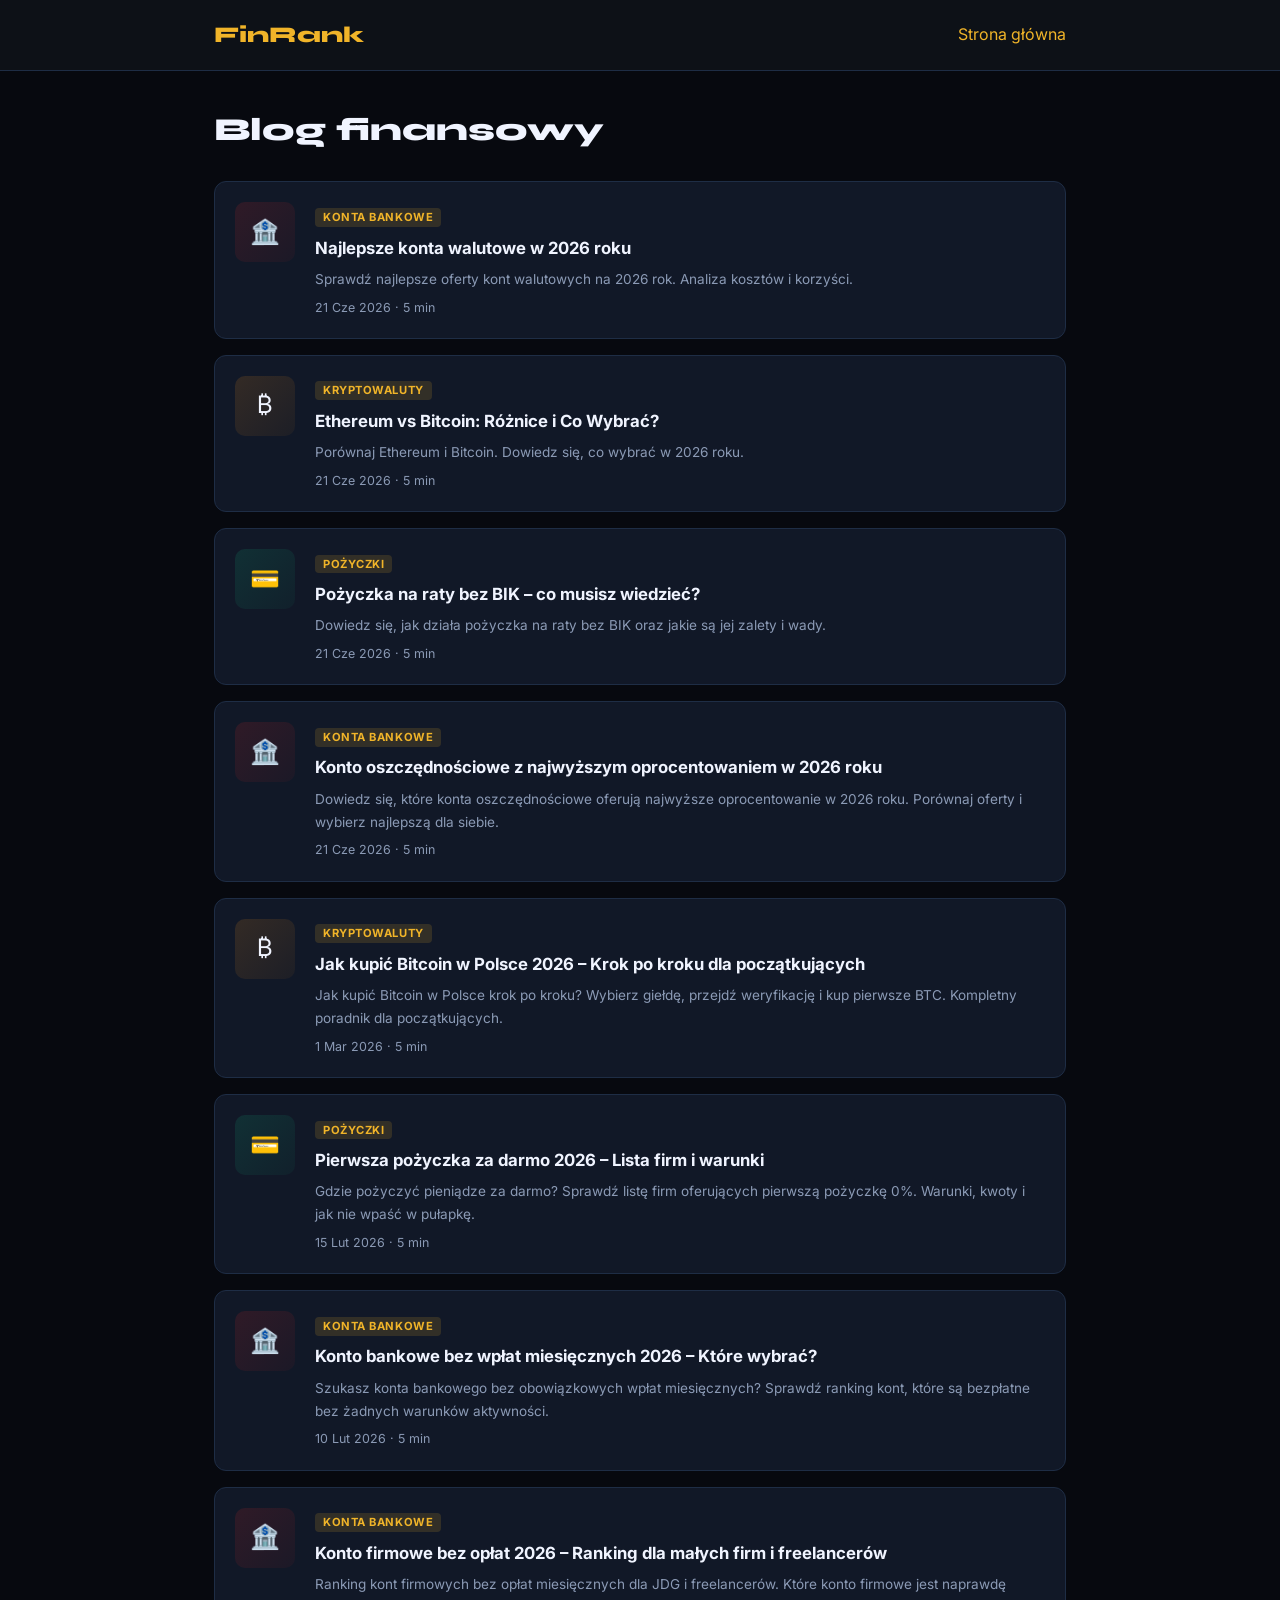
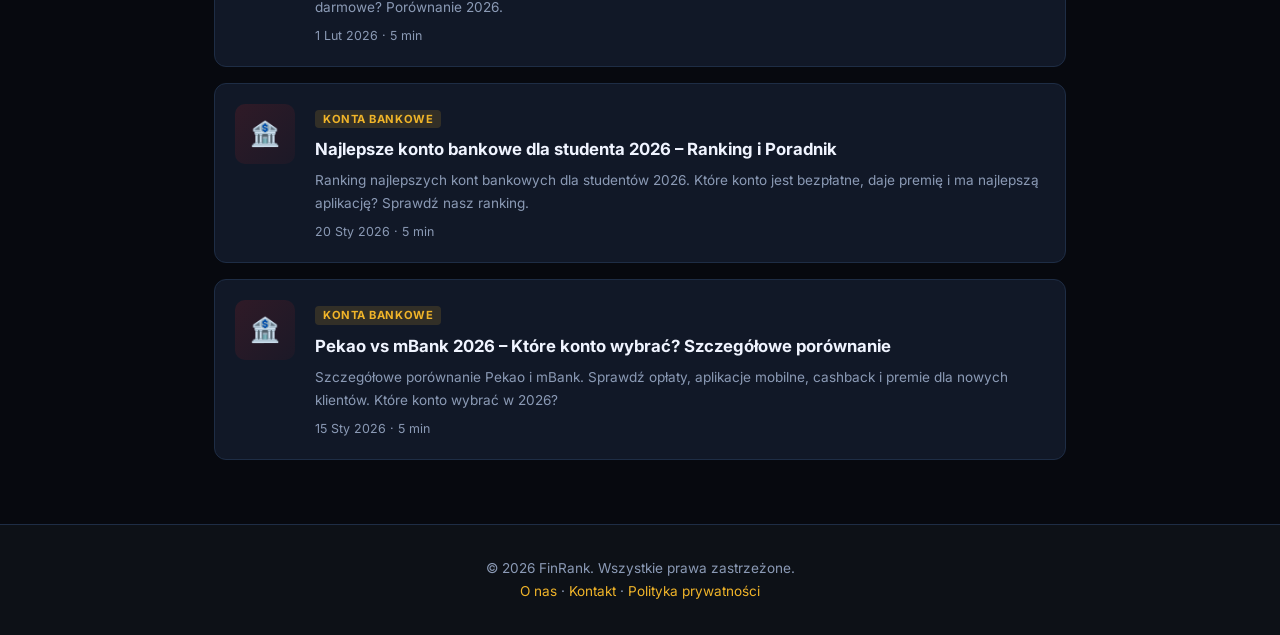
<file: blog/index.html>
<!DOCTYPE html>
<html lang="pl">
<head>
  <meta charset="UTF-8">
  <meta name="viewport" content="width=device-width, initial-scale=1.0">
  <title>Blog finansowy | FinRank</title>
  <meta name="description" content="Artykuly o kryptowlautach, kontach bankowych i pozyczkach. Porady finansowe 2026.">
  <link rel="canonical" href="https://finrank-psi.vercel.app/blog/">
  <script async src="https://www.googletagmanager.com/gtag/js?id=G-9R80DCEM55"></script>
  <script>window.dataLayer=window.dataLayer||[];function gtag(){dataLayer.push(arguments)}gtag('js',new Date());gtag('config','G-9R80DCEM55');</script>
  <link rel="preconnect" href="https://fonts.googleapis.com">
  <link href="https://fonts.googleapis.com/css2?family=Inter:wght@400;500;600;700;800;900&family=Syne:wght@700;800&display=swap" rel="stylesheet">
  <style>
    *,*::before,*::after{box-sizing:border-box;margin:0;padding:0}
    :root{--bg:#07090f;--bg1:#0d1117;--bg2:#111827;--border:#1e2d45;--gold:#f0b429;--gold2:#fcd34d;--text:#f0f4ff;--muted:#8b9ab5}
    body{font-family:'Inter',sans-serif;background:var(--bg);color:var(--text);line-height:1.7}
    a{color:var(--gold);text-decoration:none}a:hover{color:var(--gold2)}
    .container{max-width:900px;margin:0 auto;padding:0 1.5rem}
    header{background:var(--bg1);border-bottom:1px solid var(--border);padding:1rem 0}
    header .container{display:flex;justify-content:space-between;align-items:center}
    .logo{font-family:'Syne',sans-serif;font-size:1.4rem;font-weight:800;color:var(--gold)}
    h1{font-family:'Syne',sans-serif;font-size:2rem;font-weight:800;margin:2rem 0 1.5rem}
    .blog-list-card{display:flex;gap:1.25rem;background:var(--bg2);border:1px solid var(--border);border-radius:12px;padding:1.25rem;margin-bottom:1rem;color:var(--text);transition:border-color .2s,transform .2s}
    .blog-list-card:hover{border-color:rgba(240,180,41,.3);transform:translateY(-2px)}
    .blog-list-icon{width:60px;height:60px;border-radius:10px;display:flex;align-items:center;justify-content:center;font-size:1.5rem;flex-shrink:0}
    .blog-list-body h2{font-size:1.05rem;font-weight:700;margin:.25rem 0 .35rem;color:var(--text)}
    .blog-list-body p{font-size:.85rem;color:var(--muted);margin:0}
    .blog-list-meta{font-size:.78rem;color:var(--muted);margin-top:.35rem}
    .tag{background:rgba(240,180,41,.15);color:var(--gold);padding:.15rem .5rem;border-radius:4px;font-size:.7rem;font-weight:700;text-transform:uppercase;letter-spacing:.05em}
    footer{background:var(--bg1);border-top:1px solid var(--border);padding:2rem 0;margin-top:4rem;text-align:center;color:var(--muted);font-size:.85rem}
  </style>
<!-- Google AdSense -->
<script async src="https://pagead2.googlesyndication.com/pagead/js/adsbygoogle.js?client=ca-pub-9406644927707143"
     crossorigin="anonymous"></script>
</head>
<body>
<header><div class="container"><a href="/" class="logo">FinRank</a><nav><a href="/">Strona główna</a></nav></div></header>
<main class="container">
  <h1>Blog finansowy</h1>
  
    <a href="/blog/konto-walutowe-najlepsze-oferty-2026/" class="blog-list-card">
      <div class="blog-list-icon" style="background:linear-gradient(135deg,rgba(220,38,38,.15),rgba(220,38,38,.05))">🏦</div>
      <div class="blog-list-body">
        <span class="tag">Konta bankowe</span>
        <h2>Najlepsze konta walutowe w 2026 roku</h2>
        <p>Sprawdź najlepsze oferty kont walutowych na 2026 rok. Analiza kosztów i korzyści.</p>
        <div class="blog-list-meta">21 Cze 2026 &middot; 5 min</div>
      </div>
    </a>
    <a href="/blog/ethereum-vs-bitcoin-roznice-i-co-wybrac/" class="blog-list-card">
      <div class="blog-list-icon" style="background:linear-gradient(135deg,rgba(247,147,26,.15),rgba(247,147,26,.05))">₿</div>
      <div class="blog-list-body">
        <span class="tag">Kryptowaluty</span>
        <h2>Ethereum vs Bitcoin: Różnice i Co Wybrać?</h2>
        <p>Porównaj Ethereum i Bitcoin. Dowiedz się, co wybrać w 2026 roku.</p>
        <div class="blog-list-meta">21 Cze 2026 &middot; 5 min</div>
      </div>
    </a>
    <a href="/blog/pozyczka-na-raty-bez-bik/" class="blog-list-card">
      <div class="blog-list-icon" style="background:linear-gradient(135deg,rgba(16,185,129,.15),rgba(16,185,129,.05))">💳</div>
      <div class="blog-list-body">
        <span class="tag">Pożyczki</span>
        <h2>Pożyczka na raty bez BIK – co musisz wiedzieć?</h2>
        <p>Dowiedz się, jak działa pożyczka na raty bez BIK oraz jakie są jej zalety i wady.</p>
        <div class="blog-list-meta">21 Cze 2026 &middot; 5 min</div>
      </div>
    </a>
    <a href="/blog/konto-oszczednosciowe-najwyzsze-oprocentowanie/" class="blog-list-card">
      <div class="blog-list-icon" style="background:linear-gradient(135deg,rgba(220,38,38,.15),rgba(220,38,38,.05))">🏦</div>
      <div class="blog-list-body">
        <span class="tag">Konta bankowe</span>
        <h2>Konto oszczędnościowe z najwyższym oprocentowaniem w 2026 roku</h2>
        <p>Dowiedz się, które konta oszczędnościowe oferują najwyższe oprocentowanie w 2026 roku. Porównaj oferty i wybierz najlepszą dla siebie.</p>
        <div class="blog-list-meta">21 Cze 2026 &middot; 5 min</div>
      </div>
    </a>
    <a href="/blog/jak-kupic-bitcoin-w-polsce/" class="blog-list-card">
      <div class="blog-list-icon" style="background:linear-gradient(135deg,rgba(247,147,26,.15),rgba(247,147,26,.05))">₿</div>
      <div class="blog-list-body">
        <span class="tag">Kryptowaluty</span>
        <h2>Jak kupić Bitcoin w Polsce 2026 – Krok po kroku dla początkujących</h2>
        <p>Jak kupić Bitcoin w Polsce krok po kroku? Wybierz giełdę, przejdź weryfikację i kup pierwsze BTC. Kompletny poradnik dla początkujących.</p>
        <div class="blog-list-meta">1 Mar 2026 &middot; 5 min</div>
      </div>
    </a>
    <a href="/blog/pierwsza-pozyczka-za-darmo/" class="blog-list-card">
      <div class="blog-list-icon" style="background:linear-gradient(135deg,rgba(16,185,129,.15),rgba(16,185,129,.05))">💳</div>
      <div class="blog-list-body">
        <span class="tag">Pożyczki</span>
        <h2>Pierwsza pożyczka za darmo 2026 – Lista firm i warunki</h2>
        <p>Gdzie pożyczyć pieniądze za darmo? Sprawdź listę firm oferujących pierwszą pożyczkę 0%. Warunki, kwoty i jak nie wpaść w pułapkę.</p>
        <div class="blog-list-meta">15 Lut 2026 &middot; 5 min</div>
      </div>
    </a>
    <a href="/blog/konto-bankowe-bez-wplat-miesiecznych/" class="blog-list-card">
      <div class="blog-list-icon" style="background:linear-gradient(135deg,rgba(220,38,38,.15),rgba(220,38,38,.05))">🏦</div>
      <div class="blog-list-body">
        <span class="tag">Konta bankowe</span>
        <h2>Konto bankowe bez wpłat miesięcznych 2026 – Które wybrać?</h2>
        <p>Szukasz konta bankowego bez obowiązkowych wpłat miesięcznych? Sprawdź ranking kont, które są bezpłatne bez żadnych warunków aktywności.</p>
        <div class="blog-list-meta">10 Lut 2026 &middot; 5 min</div>
      </div>
    </a>
    <a href="/blog/konto-firmowe-bez-oplat/" class="blog-list-card">
      <div class="blog-list-icon" style="background:linear-gradient(135deg,rgba(220,38,38,.15),rgba(220,38,38,.05))">🏦</div>
      <div class="blog-list-body">
        <span class="tag">Konta bankowe</span>
        <h2>Konto firmowe bez opłat 2026 – Ranking dla małych firm i freelancerów</h2>
        <p>Ranking kont firmowych bez opłat miesięcznych dla JDG i freelancerów. Które konto firmowe jest naprawdę darmowe? Porównanie 2026.</p>
        <div class="blog-list-meta">1 Lut 2026 &middot; 5 min</div>
      </div>
    </a>
    <a href="/blog/najlepsze-konto-dla-studenta/" class="blog-list-card">
      <div class="blog-list-icon" style="background:linear-gradient(135deg,rgba(220,38,38,.15),rgba(220,38,38,.05))">🏦</div>
      <div class="blog-list-body">
        <span class="tag">Konta bankowe</span>
        <h2>Najlepsze konto bankowe dla studenta 2026 – Ranking i Poradnik</h2>
        <p>Ranking najlepszych kont bankowych dla studentów 2026. Które konto jest bezpłatne, daje premię i ma najlepszą aplikację? Sprawdź nasz ranking.</p>
        <div class="blog-list-meta">20 Sty 2026 &middot; 5 min</div>
      </div>
    </a>
    <a href="/blog/pekao-vs-mbank-2026/" class="blog-list-card">
      <div class="blog-list-icon" style="background:linear-gradient(135deg,rgba(220,38,38,.15),rgba(220,38,38,.05))">🏦</div>
      <div class="blog-list-body">
        <span class="tag">Konta bankowe</span>
        <h2>Pekao vs mBank 2026 – Które konto wybrać? Szczegółowe porównanie</h2>
        <p>Szczegółowe porównanie Pekao i mBank. Sprawdź opłaty, aplikacje mobilne, cashback i premie dla nowych klientów. Które konto wybrać w 2026?</p>
        <div class="blog-list-meta">15 Sty 2026 &middot; 5 min</div>
      </div>
    </a>
</main>
<footer><div class="container"><p>&copy; 2026 FinRank. Wszystkie prawa zastrzeżone.</p><p><a href="/o-nas/">O nas</a> · <a href="/kontakt/">Kontakt</a> · <a href="/polityka-prywatnosci/">Polityka prywatności</a></p></div></footer>
<script src="https://pl31664746.profitableratecpmnetwork.com/1f/89/fb/1f89fb8f1243de7528d8f1b284567785.js"></script>
<script src="https://pl31664748.profitableratecpmnetwork.com/dd/3c/89/dd3c89d6ac47742712f86b5d6d6fb4d8.js"></script>
</body>
</html>
</file>
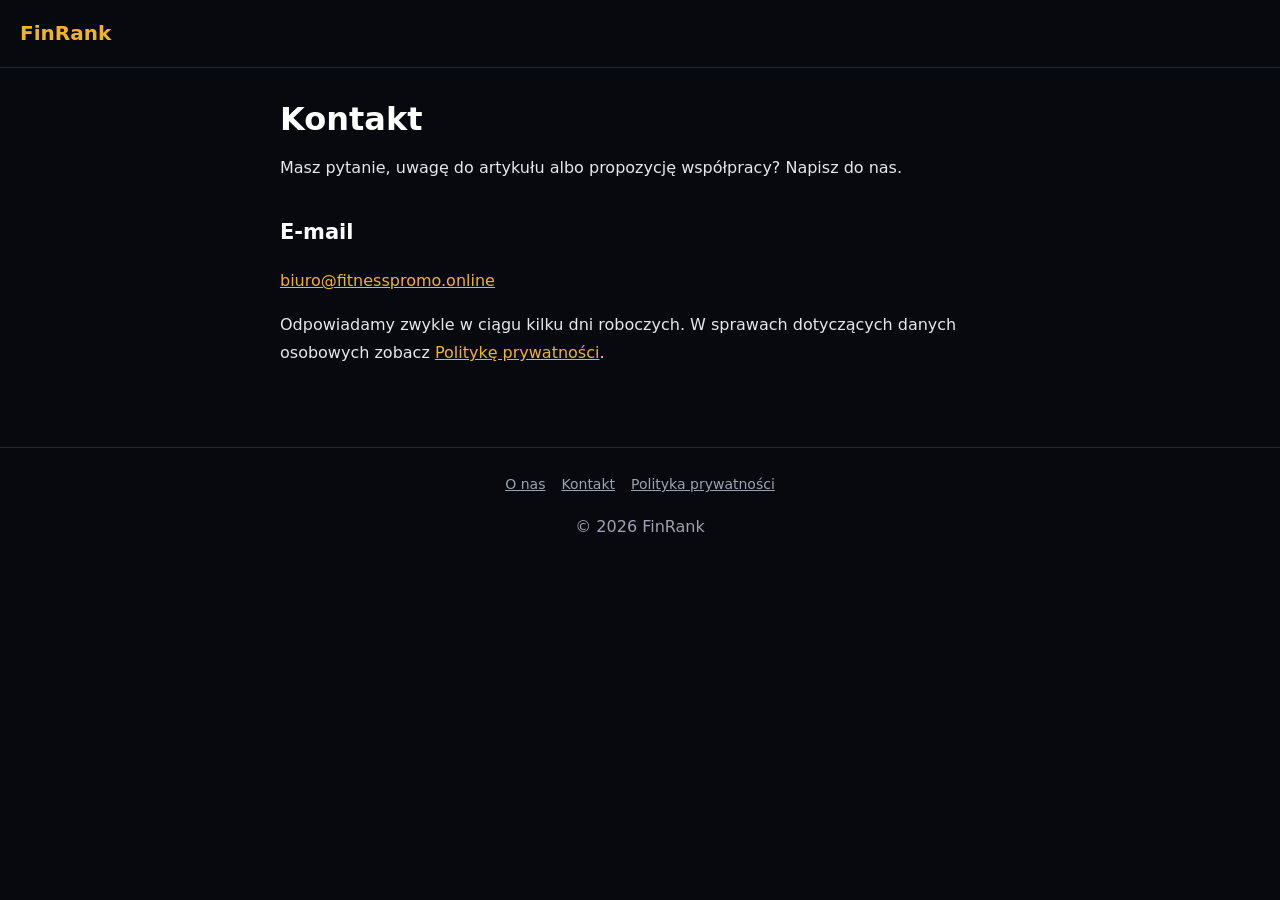
<file: kontakt/index.html>
<!DOCTYPE html>
<html lang="pl">
<head>
<meta charset="UTF-8">
<meta name="viewport" content="width=device-width, initial-scale=1.0">
<title>Kontakt | FinRank</title>
<meta name="description" content="Kontakt — FinRank. Niezależne rankingi giełd kryptowalut, pożyczek i kont bankowych.">
<meta name="robots" content="index, follow">
<link rel="canonical" href="https://finrank-psi.vercel.app/kontakt/">
<!-- Google AdSense -->
<script async src="https://pagead2.googlesyndication.com/pagead/js/adsbygoogle.js?client=ca-pub-9406644927707143"
     crossorigin="anonymous"></script>
<style>*{box-sizing:border-box}body{margin:0;font-family:Inter,system-ui,sans-serif;background:#07090f;color:#e5e7eb;line-height:1.75}header{border-bottom:1px solid #1f2937;padding:16px 20px}header a{font-weight:800;font-size:20px;color:#f0b429;text-decoration:none}main{max-width:760px;margin:0 auto;padding:32px 20px 64px}h1{font-size:32px;line-height:1.2;margin:0 0 8px;color:#fff}h2{font-size:21px;margin:32px 0 8px;color:#fff}p,li{font-size:16px}a{color:#f0b429}.upd{color:#9ca3af;font-size:14px;margin-bottom:24px}footer{border-top:1px solid #1f2937;padding:24px 20px;text-align:center;font-size:14px;color:#9ca3af}footer a{color:#9ca3af;margin:0 8px}</style>
</head>
<body>
<header><a href="/">FinRank</a></header>
<main>
<h1>Kontakt</h1>

<p>Masz pytanie, uwagę do artykułu albo propozycję współpracy? Napisz do nas.</p>
<h2>E-mail</h2>
<p><a href="mailto:biuro@fitnesspromo.online">biuro@fitnesspromo.online</a></p>
<p>Odpowiadamy zwykle w ciągu kilku dni roboczych. W sprawach dotyczących danych osobowych zobacz <a href="/polityka-prywatnosci/">Politykę prywatności</a>.</p>

</main>
<footer><a href="/o-nas/">O nas</a><a href="/kontakt/">Kontakt</a><a href="/polityka-prywatnosci/">Polityka prywatności</a><p>&copy; 2026 FinRank</p></footer>
</body>
</html>
</file>
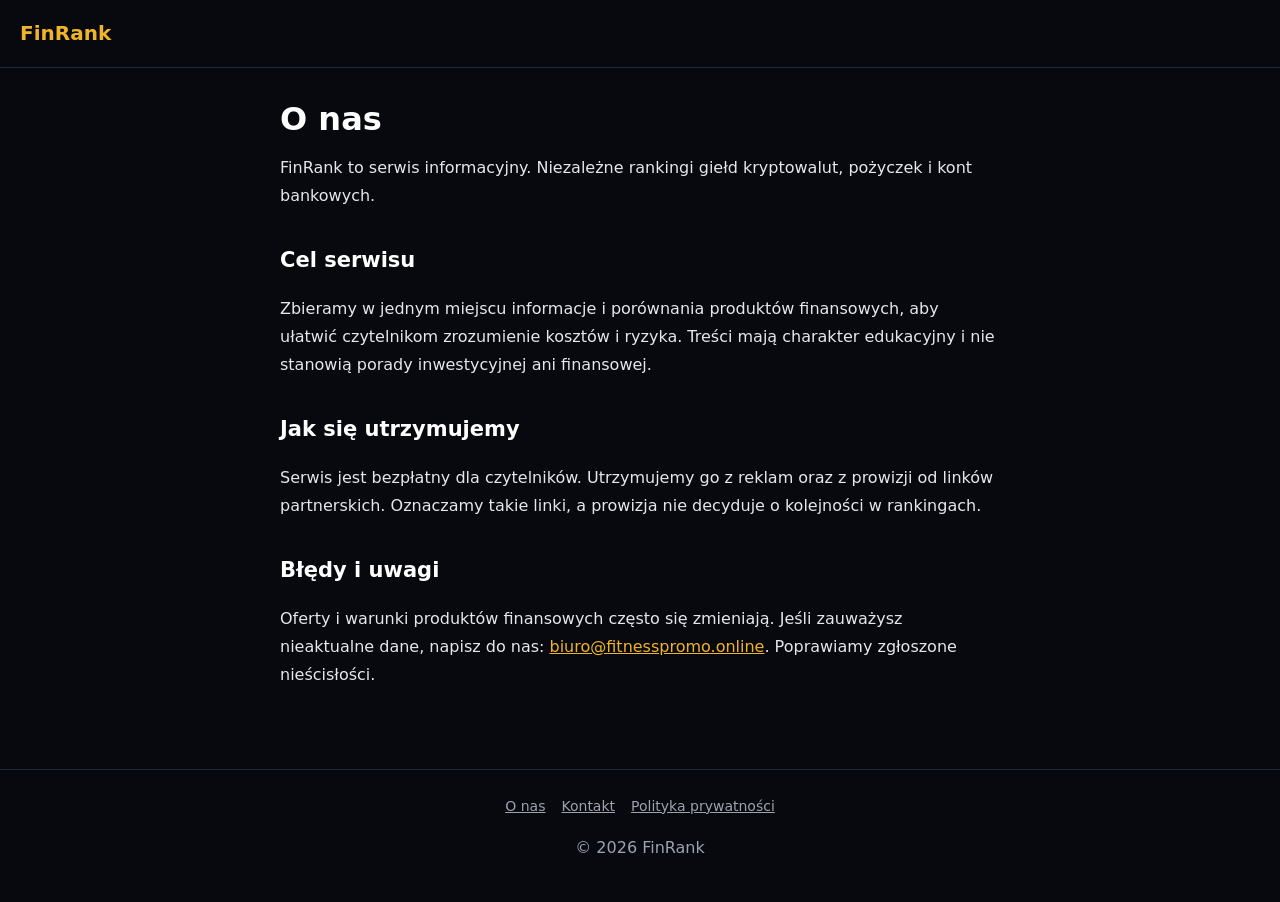
<file: o-nas/index.html>
<!DOCTYPE html>
<html lang="pl">
<head>
<meta charset="UTF-8">
<meta name="viewport" content="width=device-width, initial-scale=1.0">
<title>O nas | FinRank</title>
<meta name="description" content="O nas — FinRank. Niezależne rankingi giełd kryptowalut, pożyczek i kont bankowych.">
<meta name="robots" content="index, follow">
<link rel="canonical" href="https://finrank-psi.vercel.app/o-nas/">
<!-- Google AdSense -->
<script async src="https://pagead2.googlesyndication.com/pagead/js/adsbygoogle.js?client=ca-pub-9406644927707143"
     crossorigin="anonymous"></script>
<style>*{box-sizing:border-box}body{margin:0;font-family:Inter,system-ui,sans-serif;background:#07090f;color:#e5e7eb;line-height:1.75}header{border-bottom:1px solid #1f2937;padding:16px 20px}header a{font-weight:800;font-size:20px;color:#f0b429;text-decoration:none}main{max-width:760px;margin:0 auto;padding:32px 20px 64px}h1{font-size:32px;line-height:1.2;margin:0 0 8px;color:#fff}h2{font-size:21px;margin:32px 0 8px;color:#fff}p,li{font-size:16px}a{color:#f0b429}.upd{color:#9ca3af;font-size:14px;margin-bottom:24px}footer{border-top:1px solid #1f2937;padding:24px 20px;text-align:center;font-size:14px;color:#9ca3af}footer a{color:#9ca3af;margin:0 8px}</style>
</head>
<body>
<header><a href="/">FinRank</a></header>
<main>
<h1>O nas</h1>

<p>FinRank to serwis informacyjny. Niezależne rankingi giełd kryptowalut, pożyczek i kont bankowych.</p>
<h2>Cel serwisu</h2>
<p>Zbieramy w jednym miejscu informacje i porównania produktów finansowych, aby ułatwić czytelnikom zrozumienie kosztów i ryzyka. Treści mają charakter edukacyjny i nie stanowią porady inwestycyjnej ani finansowej.</p>
<h2>Jak się utrzymujemy</h2>
<p>Serwis jest bezpłatny dla czytelników. Utrzymujemy go z reklam oraz z prowizji od linków partnerskich. Oznaczamy takie linki, a prowizja nie decyduje o kolejności w rankingach.</p>
<h2>Błędy i uwagi</h2>
<p>Oferty i warunki produktów finansowych często się zmieniają. Jeśli zauważysz nieaktualne dane, napisz do nas: <a href="mailto:biuro@fitnesspromo.online">biuro@fitnesspromo.online</a>. Poprawiamy zgłoszone nieścisłości.</p>

</main>
<footer><a href="/o-nas/">O nas</a><a href="/kontakt/">Kontakt</a><a href="/polityka-prywatnosci/">Polityka prywatności</a><p>&copy; 2026 FinRank</p></footer>
</body>
</html>
</file>
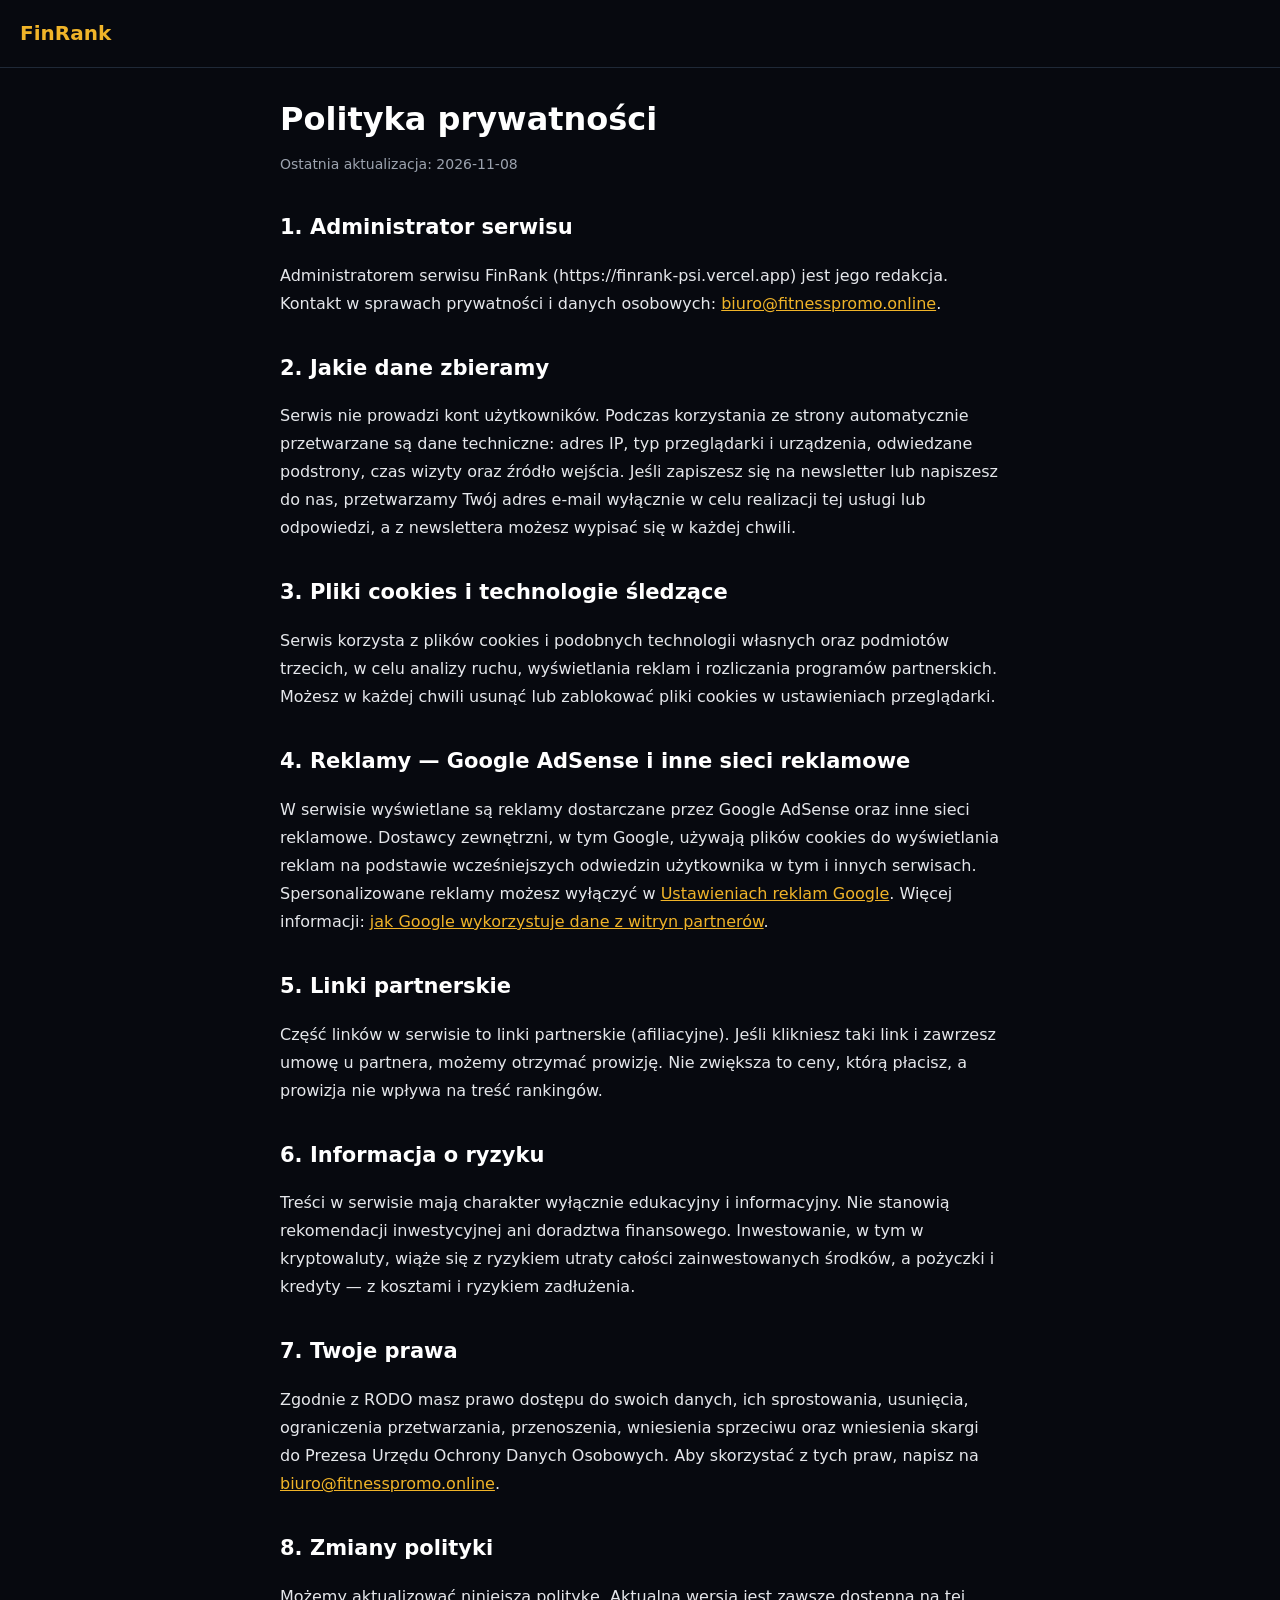
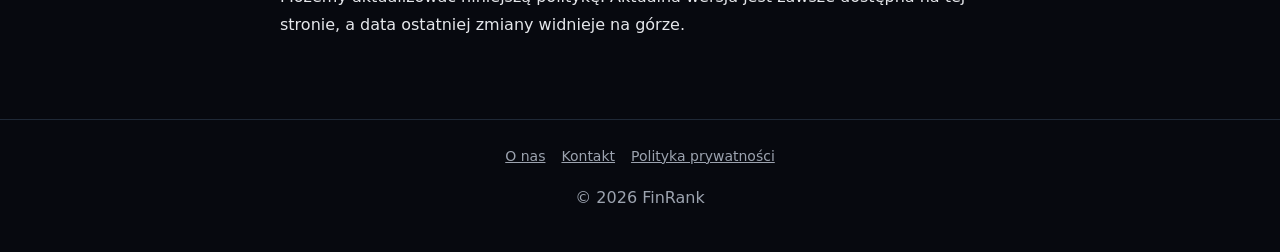
<file: polityka-prywatnosci/index.html>
<!DOCTYPE html>
<html lang="pl">
<head>
<meta charset="UTF-8">
<meta name="viewport" content="width=device-width, initial-scale=1.0">
<title>Polityka prywatności | FinRank</title>
<meta name="description" content="Polityka prywatności — FinRank. Niezależne rankingi giełd kryptowalut, pożyczek i kont bankowych.">
<meta name="robots" content="index, follow">
<link rel="canonical" href="https://finrank-psi.vercel.app/polityka-prywatnosci/">
<!-- Google AdSense -->
<script async src="https://pagead2.googlesyndication.com/pagead/js/adsbygoogle.js?client=ca-pub-9406644927707143"
     crossorigin="anonymous"></script>
<style>*{box-sizing:border-box}body{margin:0;font-family:Inter,system-ui,sans-serif;background:#07090f;color:#e5e7eb;line-height:1.75}header{border-bottom:1px solid #1f2937;padding:16px 20px}header a{font-weight:800;font-size:20px;color:#f0b429;text-decoration:none}main{max-width:760px;margin:0 auto;padding:32px 20px 64px}h1{font-size:32px;line-height:1.2;margin:0 0 8px;color:#fff}h2{font-size:21px;margin:32px 0 8px;color:#fff}p,li{font-size:16px}a{color:#f0b429}.upd{color:#9ca3af;font-size:14px;margin-bottom:24px}footer{border-top:1px solid #1f2937;padding:24px 20px;text-align:center;font-size:14px;color:#9ca3af}footer a{color:#9ca3af;margin:0 8px}</style>
</head>
<body>
<header><a href="/">FinRank</a></header>
<main>
<h1>Polityka prywatności</h1>

<p class="upd">Ostatnia aktualizacja: 2026-11-08</p>
<h2>1. Administrator serwisu</h2>
<p>Administratorem serwisu FinRank (https://finrank-psi.vercel.app) jest jego redakcja. Kontakt w sprawach prywatności i danych osobowych: <a href="mailto:biuro@fitnesspromo.online">biuro@fitnesspromo.online</a>.</p>
<h2>2. Jakie dane zbieramy</h2>
<p>Serwis nie prowadzi kont użytkowników. Podczas korzystania ze strony automatycznie przetwarzane są dane techniczne: adres IP, typ przeglądarki i urządzenia, odwiedzane podstrony, czas wizyty oraz źródło wejścia. Jeśli zapiszesz się na newsletter lub napiszesz do nas, przetwarzamy Twój adres e-mail wyłącznie w celu realizacji tej usługi lub odpowiedzi, a z newslettera możesz wypisać się w każdej chwili.</p>
<h2>3. Pliki cookies i technologie śledzące</h2>
<p>Serwis korzysta z plików cookies i podobnych technologii własnych oraz podmiotów trzecich, w celu analizy ruchu, wyświetlania reklam i rozliczania programów partnerskich. Możesz w każdej chwili usunąć lub zablokować pliki cookies w ustawieniach przeglądarki.</p>
<h2>4. Reklamy — Google AdSense i inne sieci reklamowe</h2>
<p>W serwisie wyświetlane są reklamy dostarczane przez Google AdSense oraz inne sieci reklamowe. Dostawcy zewnętrzni, w tym Google, używają plików cookies do wyświetlania reklam na podstawie wcześniejszych odwiedzin użytkownika w tym i innych serwisach. Spersonalizowane reklamy możesz wyłączyć w <a href="https://adssettings.google.com" rel="noopener nofollow">Ustawieniach reklam Google</a>. Więcej informacji: <a href="https://policies.google.com/technologies/ads" rel="noopener nofollow">jak Google wykorzystuje dane z witryn partnerów</a>.</p>
<h2>5. Linki partnerskie</h2>
<p>Część linków w serwisie to linki partnerskie (afiliacyjne). Jeśli klikniesz taki link i zawrzesz umowę u partnera, możemy otrzymać prowizję. Nie zwiększa to ceny, którą płacisz, a prowizja nie wpływa na treść rankingów.</p>
<h2>6. Informacja o ryzyku</h2>
<p>Treści w serwisie mają charakter wyłącznie edukacyjny i informacyjny. Nie stanowią rekomendacji inwestycyjnej ani doradztwa finansowego. Inwestowanie, w tym w kryptowaluty, wiąże się z ryzykiem utraty całości zainwestowanych środków, a pożyczki i kredyty — z kosztami i ryzykiem zadłużenia.</p>
<h2>7. Twoje prawa</h2>
<p>Zgodnie z RODO masz prawo dostępu do swoich danych, ich sprostowania, usunięcia, ograniczenia przetwarzania, przenoszenia, wniesienia sprzeciwu oraz wniesienia skargi do Prezesa Urzędu Ochrony Danych Osobowych. Aby skorzystać z tych praw, napisz na <a href="mailto:biuro@fitnesspromo.online">biuro@fitnesspromo.online</a>.</p>
<h2>8. Zmiany polityki</h2>
<p>Możemy aktualizować niniejszą politykę. Aktualna wersja jest zawsze dostępna na tej stronie, a data ostatniej zmiany widnieje na górze.</p>

</main>
<footer><a href="/o-nas/">O nas</a><a href="/kontakt/">Kontakt</a><a href="/polityka-prywatnosci/">Polityka prywatności</a><p>&copy; 2026 FinRank</p></footer>
</body>
</html>
</file>
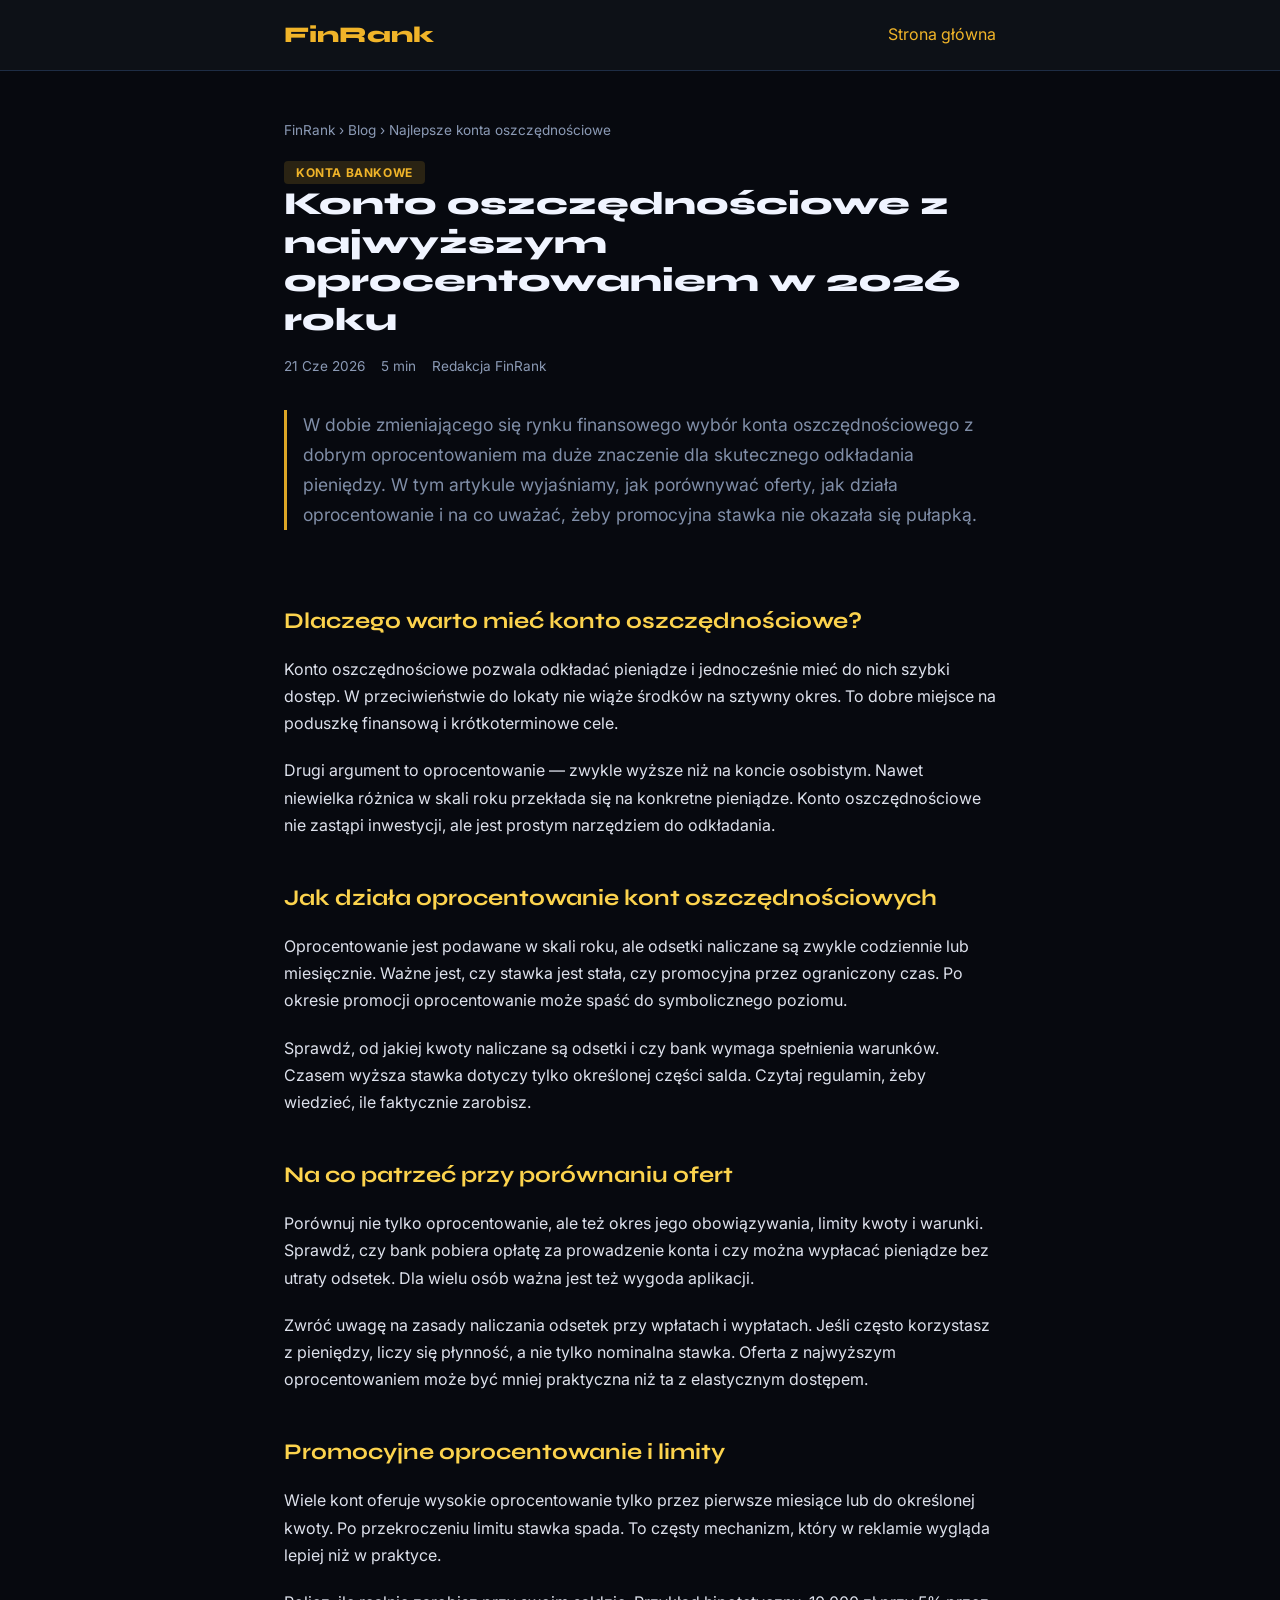
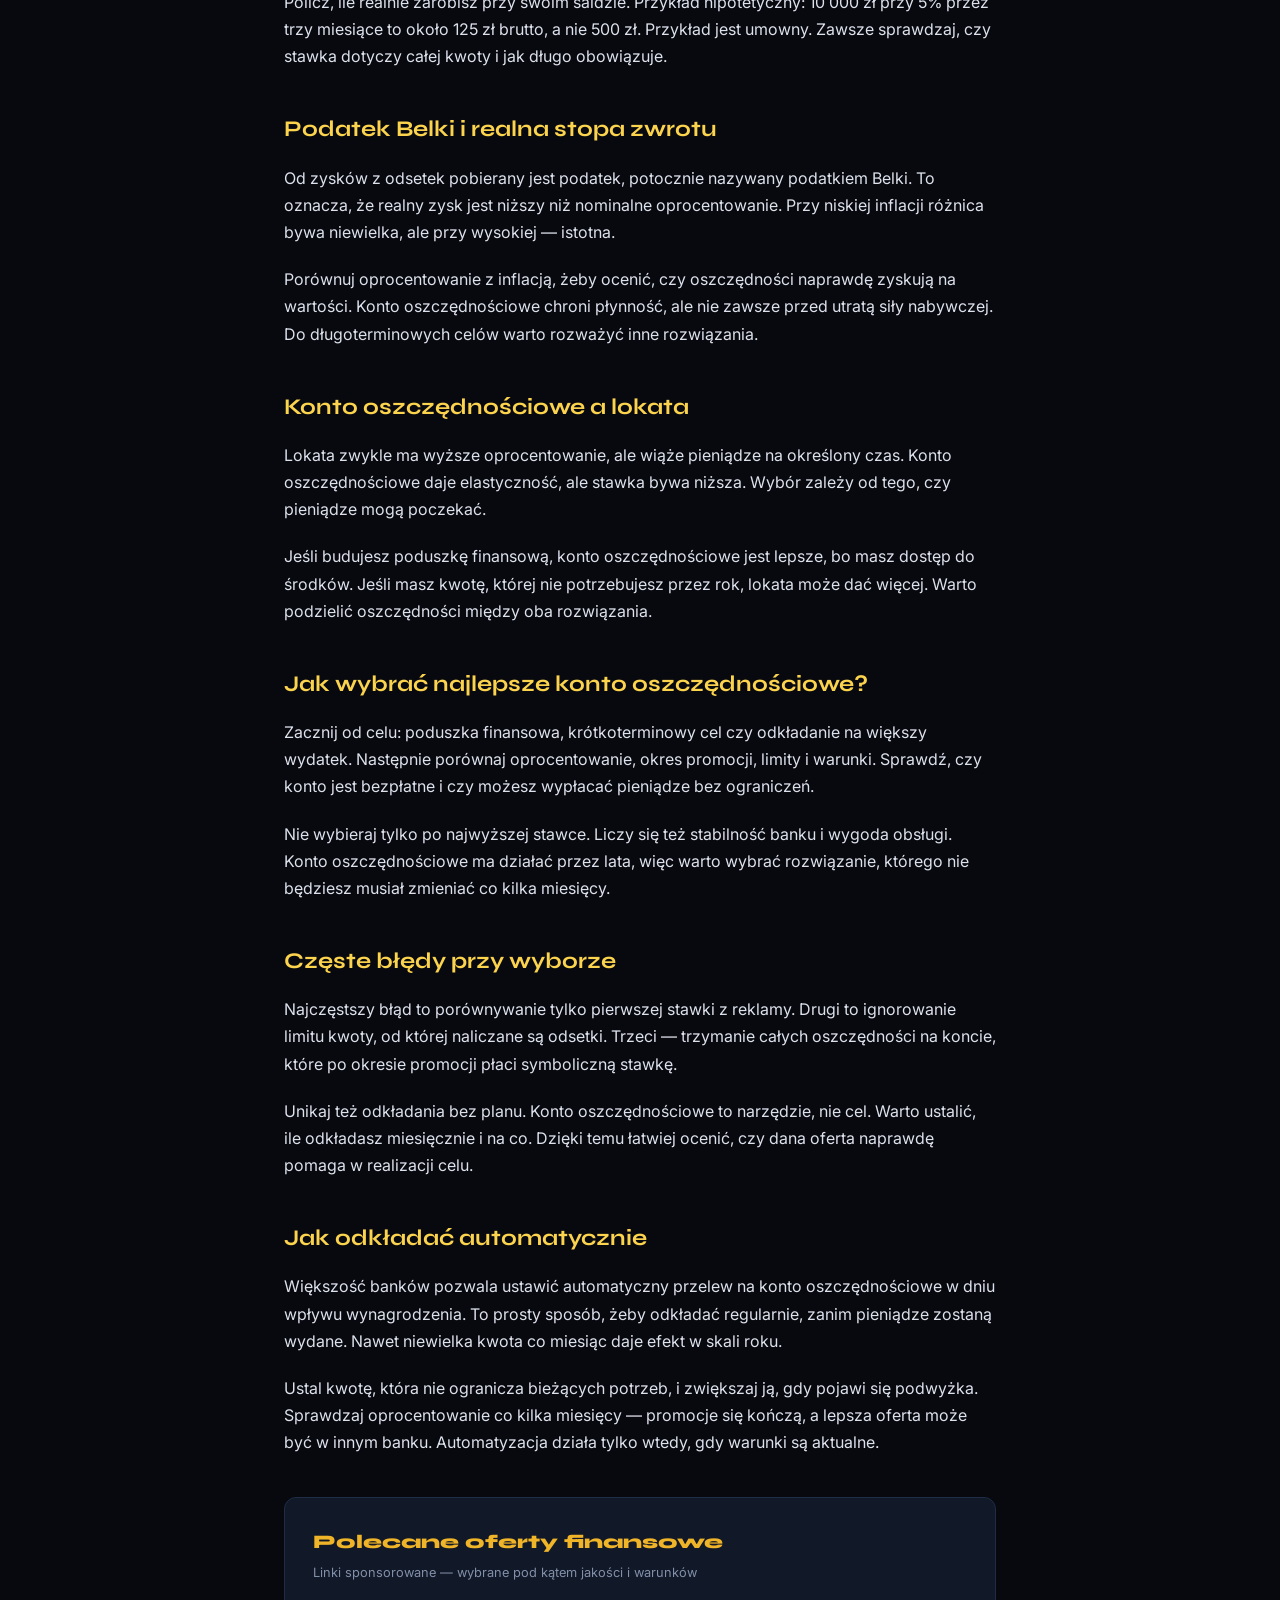
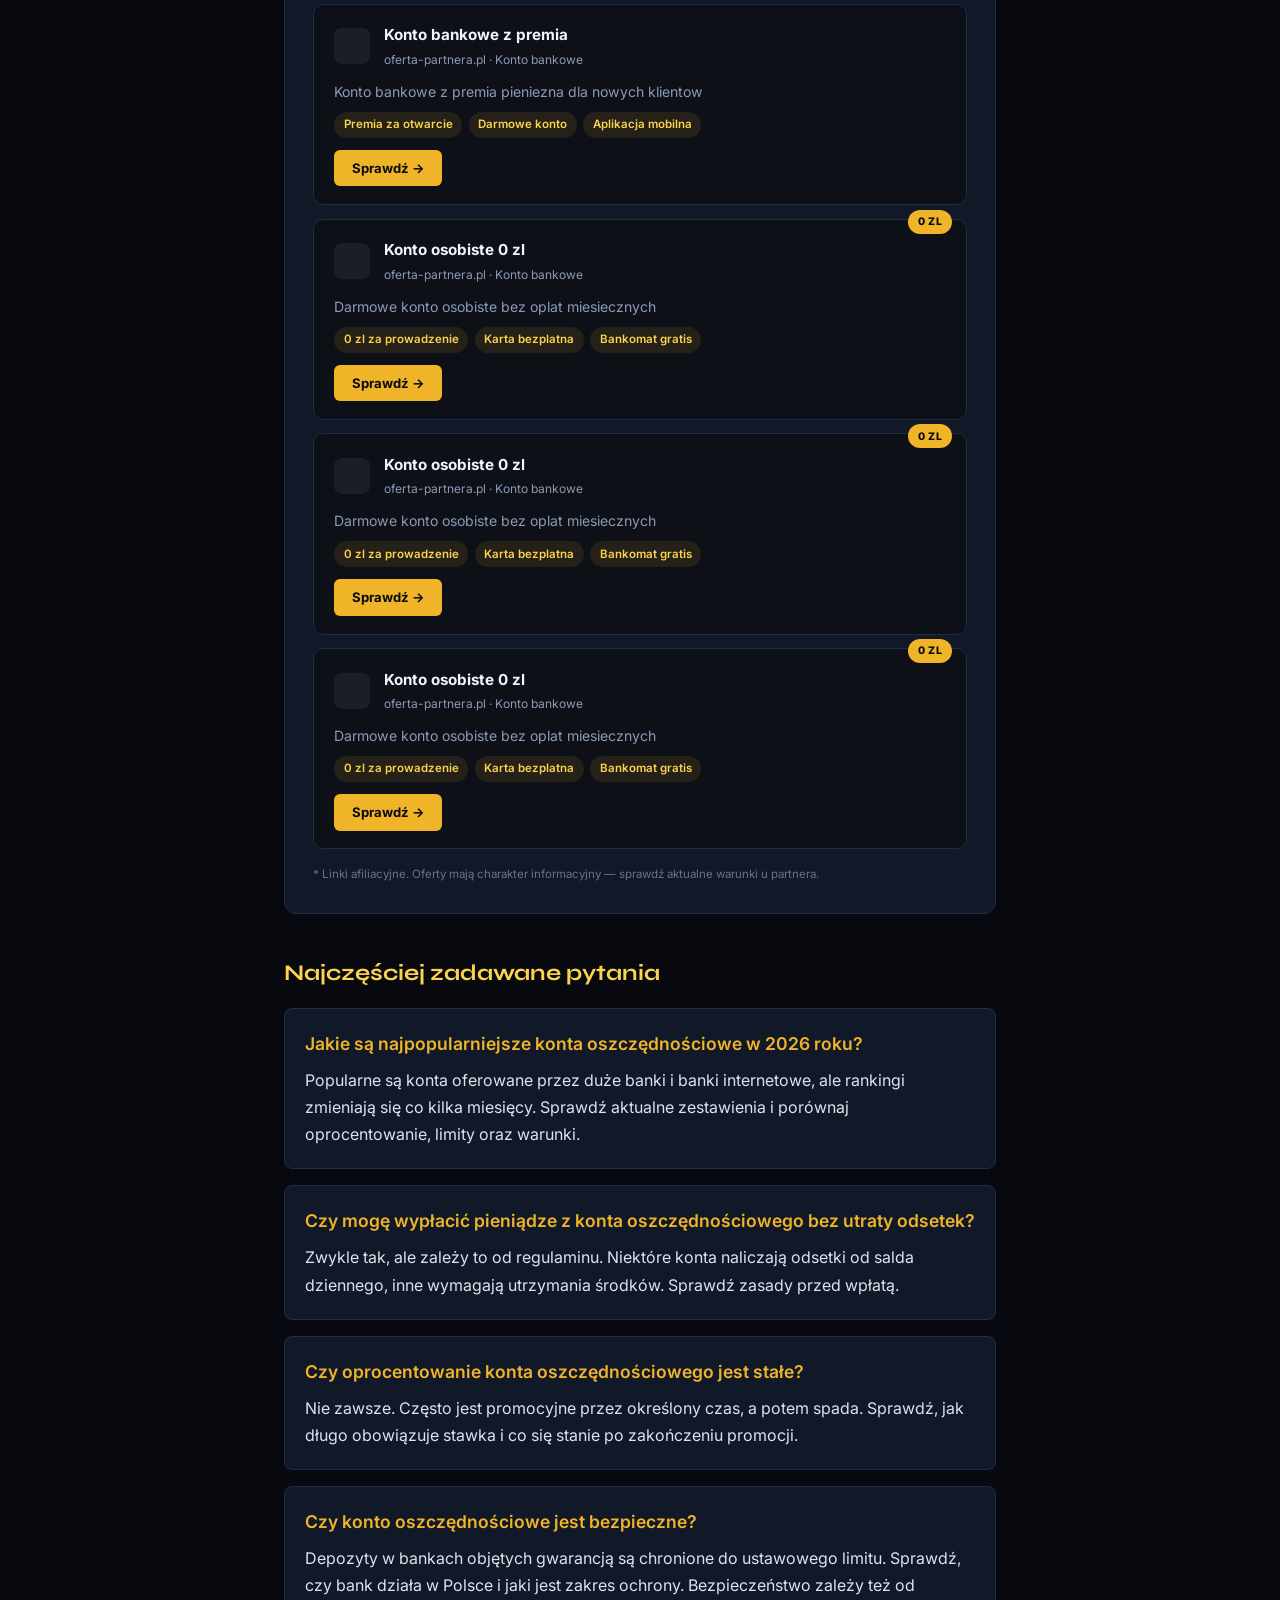
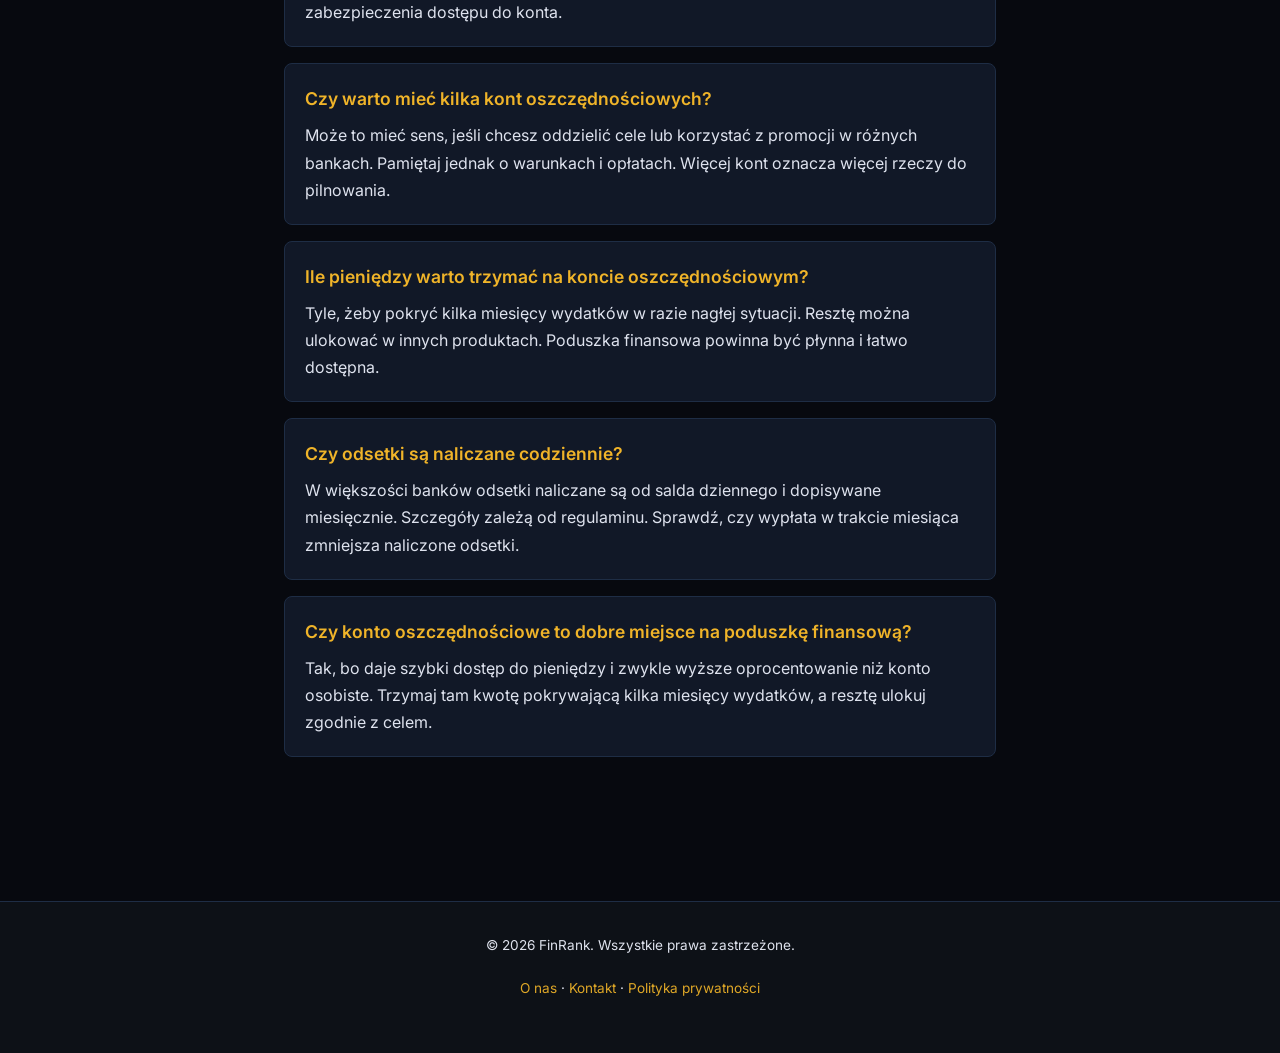
<file: blog/konto-oszczednosciowe-najwyzsze-oprocentowanie/index.html>
<!DOCTYPE html>
<html lang="pl">
<head>
  <meta charset="UTF-8">
  <meta name="viewport" content="width=device-width, initial-scale=1.0">
  <title>Konto oszczędnościowe z najwyższym oprocentowaniem | FinRank</title>
  <meta name="description" content="Dowiedz się, które konta oszczędnościowe oferują najwyższe oprocentowanie w 2026 roku. Porównaj oferty i wybierz najlepszą dla siebie.">
  <link rel="canonical" href="https://finrank-psi.vercel.app/blog/konto-oszczednosciowe-najwyzsze-oprocentowanie/">
  <script async src="https://www.googletagmanager.com/gtag/js?id=G-9R80DCEM55"></script>
  <script>
    window.dataLayer = window.dataLayer || [];
    function gtag(){dataLayer.push(arguments);}
    gtag('js', new Date());
    gtag('config', 'G-9R80DCEM55');
  </script>
  <link rel="preconnect" href="https://fonts.googleapis.com">
  <link href="https://fonts.googleapis.com/css2?family=Inter:wght@400;500;600;700;800;900&family=Syne:wght@700;800&display=swap" rel="stylesheet">
  <script type="application/ld+json">
  {"@context":"https://schema.org","@graph":[
    {"@type":"Article","headline":"Konto oszczędnościowe z najwyższym oprocentowaniem w 2026 roku","description":"Dowiedz się, które konta oszczędnościowe oferują najwyższe oprocentowanie w 2026 roku. Porównaj oferty i wybierz najlepszą dla siebie.","datePublished":"2026-06-21","dateModified":"2026-11-08","author":{"@type":"Organization","name":"Redakcja FinRank"},"publisher":{"@type":"Organization","name":"FinRank","url":"https://finrank-psi.vercel.app"},"url":"https://finrank-psi.vercel.app/blog/konto-oszczednosciowe-najwyzsze-oprocentowanie/","mainEntityOfPage":"https://finrank-psi.vercel.app/blog/konto-oszczednosciowe-najwyzsze-oprocentowanie/"},
    {"@type":"BreadcrumbList","itemListElement":[{"@type":"ListItem","position":1,"name":"Strona główna","item":"https://finrank-psi.vercel.app"},{"@type":"ListItem","position":2,"name":"Blog","item":"https://finrank-psi.vercel.app/blog/"},{"@type":"ListItem","position":3,"name":"Konto oszczędnościowe z najwyższym oprocentowaniem w 2026 roku","item":"https://finrank-psi.vercel.app/blog/konto-oszczednosciowe-najwyzsze-oprocentowanie/"}]}
    ,{"@type":"FAQPage","mainEntity":[{"@type":"Question","name":"Jakie są najpopularniejsze konta oszczędnościowe w 2026 roku?","acceptedAnswer":{"@type":"Answer","text":"Popularne są konta oferowane przez duże banki i banki internetowe, ale rankingi zmieniają się co kilka miesięcy. Sprawdź aktualne zestawienia i porównaj oprocentowanie, limity oraz warunki."}},{"@type":"Question","name":"Czy mogę wypłacić pieniądze z konta oszczędnościowego bez utraty odsetek?","acceptedAnswer":{"@type":"Answer","text":"Zwykle tak, ale zależy to od regulaminu. Niektóre konta naliczają odsetki od salda dziennego, inne wymagają utrzymania środków. Sprawdź zasady przed wpłatą."}},{"@type":"Question","name":"Czy oprocentowanie konta oszczędnościowego jest stałe?","acceptedAnswer":{"@type":"Answer","text":"Nie zawsze. Często jest promocyjne przez określony czas, a potem spada. Sprawdź, jak długo obowiązuje stawka i co się stanie po zakończeniu promocji."}},{"@type":"Question","name":"Czy konto oszczędnościowe jest bezpieczne?","acceptedAnswer":{"@type":"Answer","text":"Depozyty w bankach objętych gwarancją są chronione do ustawowego limitu. Sprawdź, czy bank działa w Polsce i jaki jest zakres ochrony. Bezpieczeństwo zależy też od zabezpieczenia dostępu do konta."}},{"@type":"Question","name":"Czy warto mieć kilka kont oszczędnościowych?","acceptedAnswer":{"@type":"Answer","text":"Może to mieć sens, jeśli chcesz oddzielić cele lub korzystać z promocji w różnych bankach. Pamiętaj jednak o warunkach i opłatach. Więcej kont oznacza więcej rzeczy do pilnowania."}},{"@type":"Question","name":"Ile pieniędzy warto trzymać na koncie oszczędnościowym?","acceptedAnswer":{"@type":"Answer","text":"Tyle, żeby pokryć kilka miesięcy wydatków w razie nagłej sytuacji. Resztę można ulokować w innych produktach. Poduszka finansowa powinna być płynna i łatwo dostępna."}},{"@type":"Question","name":"Czy odsetki są naliczane codziennie?","acceptedAnswer":{"@type":"Answer","text":"W większości banków odsetki naliczane są od salda dziennego i dopisywane miesięcznie. Szczegóły zależą od regulaminu. Sprawdź, czy wypłata w trakcie miesiąca zmniejsza naliczone odsetki."}},{"@type":"Question","name":"Czy konto oszczędnościowe to dobre miejsce na poduszkę finansową?","acceptedAnswer":{"@type":"Answer","text":"Tak, bo daje szybki dostęp do pieniędzy i zwykle wyższe oprocentowanie niż konto osobiste. Trzymaj tam kwotę pokrywającą kilka miesięcy wydatków, a resztę ulokuj zgodnie z celem."}}]}
  ]}
  </script>
  <style>
    *, *::before, *::after { box-sizing: border-box; margin: 0; padding: 0; }
    :root {
      --bg: #07090f; --bg1: #0d1117; --bg2: #111827; --border: #1e2d45;
      --gold: #f0b429; --gold2: #fcd34d; --text: #f0f4ff; --muted: #8b9ab5;
    }
    body { font-family: 'Inter', sans-serif; background: var(--bg); color: var(--text); line-height: 1.7; }
    a { color: var(--gold); text-decoration: none; }
    a:hover { color: var(--gold2); }
    .container { max-width: 760px; margin: 0 auto; padding: 0 1.5rem; }
    header { background: var(--bg1); border-bottom: 1px solid var(--border); padding: 1rem 0; }
    header .container { display: flex; justify-content: space-between; align-items: center; }
    .logo { font-family: 'Syne', sans-serif; font-size: 1.4rem; font-weight: 800; color: var(--gold); }
    .breadcrumb { font-size: .85rem; color: var(--muted); margin: 2rem 0 1rem; }
    .breadcrumb a { color: var(--muted); }
    .breadcrumb a:hover { color: var(--gold); }
    .article-meta { display: flex; gap: 1rem; color: var(--muted); font-size: .85rem; margin-bottom: 2rem; }
    .tag { background: rgba(240,180,41,.15); color: var(--gold); padding: .25rem .75rem; border-radius: 4px; font-size: .75rem; font-weight: 700; text-transform: uppercase; letter-spacing: .05em; }
    h1 { font-family: 'Syne', sans-serif; font-size: 2rem; font-weight: 800; line-height: 1.2; margin-bottom: 1rem; }
    h2 { font-family: 'Syne', sans-serif; font-size: 1.4rem; font-weight: 700; margin: 2.5rem 0 1rem; color: var(--gold2); }
    h3 { font-size: 1.1rem; font-weight: 600; margin: 1.5rem 0 .5rem; }
    p { margin-bottom: 1.25rem; color: var(--text); opacity: .92; }
    .intro { font-size: 1.1rem; color: var(--muted); border-left: 3px solid var(--gold); padding-left: 1rem; margin-bottom: 2rem; }
    .faq-item { background: var(--bg2); border: 1px solid var(--border); border-radius: 8px; padding: 1.25rem; margin-bottom: 1rem; }
    .faq-item h3 { margin-top: 0; color: var(--gold); }
    .faq-item p { margin-bottom: 0; }
    footer { background: var(--bg1); border-top: 1px solid var(--border); padding: 2rem 0; margin-top: 4rem; text-align: center; color: var(--muted); font-size: .85rem; }
    @media(max-width:600px) { h1 { font-size: 1.5rem; } .container { padding: 0 1rem; } }
    /* ---- Oferty affiliate ---- */
    .offers-section { background: var(--bg2); border: 1px solid var(--border); border-radius: 12px; padding: 1.75rem; margin: 2.5rem 0; }
    .offers-title { font-family:'Syne',sans-serif; font-size:1.2rem; font-weight:800; color:var(--gold); margin:0 0 .25rem; }
    .offers-sub { font-size:.8rem; color:var(--muted); margin:0 0 1.25rem; }
    .offer-card { background:var(--bg1); border:1px solid var(--border); border-radius:10px; padding:1.1rem 1.25rem; margin-bottom:.85rem; position:relative; transition:border-color .2s; }
    .offer-card:hover { border-color:rgba(240,180,41,.35); }
    .offer-card--featured { border-color:rgba(240,180,41,.45); background:rgba(240,180,41,.04); }
    .offer-badge { position:absolute; top:-10px; right:14px; background:var(--gold); color:#07090f; font-size:.65rem; font-weight:800; text-transform:uppercase; letter-spacing:.06em; padding:.2rem .6rem; border-radius:20px; }
    .offer-head { display:flex; align-items:center; gap:.85rem; margin-bottom:.6rem; }
    .offer-logo { width:36px; height:36px; border-radius:8px; background:rgba(255,255,255,.06); display:flex; align-items:center; justify-content:center; flex-shrink:0; overflow:hidden; }
    .offer-logo-img { width:28px; height:28px; object-fit:contain; }
    .offer-name { font-weight:700; font-size:.95rem; color:var(--text); }
    .offer-meta { font-size:.75rem; color:var(--muted); margin-top:.1rem; }
    .offer-desc { font-size:.88rem; color:var(--muted); margin:.3rem 0 .5rem; opacity:1; }
    .offer-plusy { list-style:none; display:flex; flex-wrap:wrap; gap:.4rem; margin:.4rem 0 .75rem; }
    .offer-plusy li { background:rgba(240,180,41,.1); color:var(--gold2); font-size:.72rem; font-weight:600; padding:.2rem .6rem; border-radius:20px; }
    .offer-btn { display:inline-block; background:var(--gold); color:#07090f; font-weight:700; font-size:.82rem; padding:.45rem 1.1rem; border-radius:6px; text-decoration:none; transition:background .15s,transform .15s; }
    .offer-btn:hover { background:var(--gold2); color:#07090f; transform:translateY(-1px); }
    .offers-legal { font-size:.72rem; color:var(--muted); margin:1rem 0 0; opacity:.7; }
    @media(max-width:480px) { .offer-head { flex-wrap:wrap; } }
  </style>
<!-- Google AdSense -->
<script async src="https://pagead2.googlesyndication.com/pagead/js/adsbygoogle.js?client=ca-pub-9406644927707143"
     crossorigin="anonymous"></script>
</head>
<body>

<header>
  <div class="container">
    <a href="/" class="logo">FinRank</a>
    <nav><a href="/">Strona główna</a></nav>
  </div>
</header>

<main class="container" style="padding-top:1rem; padding-bottom:3rem;">
  <div class="breadcrumb">
    <a href="/">FinRank</a> &rsaquo; <a href="/blog/">Blog</a> &rsaquo; Najlepsze konta oszczędnościowe
  </div>

  <span class="tag">Konta bankowe</span>
  <h1>Konto oszczędnościowe z najwyższym oprocentowaniem w 2026 roku</h1>
  <div class="article-meta">
    <span>21 Cze 2026</span>
    <span>5 min</span>
    <span>Redakcja FinRank</span>
  </div>

  <p class="intro">W dobie zmieniającego się rynku finansowego wybór konta oszczędnościowego z dobrym oprocentowaniem ma duże znaczenie dla skutecznego odkładania pieniędzy. W tym artykule wyjaśniamy, jak porównywać oferty, jak działa oprocentowanie i na co uważać, żeby promocyjna stawka nie okazała się pułapką.</p>

  <div class="adsterra-slot" style="display:flex;justify-content:center;max-width:100%;overflow:hidden;margin:24px 0">
<script>
  atOptions = {
    'key' : '9092f4880069f15dd0c0b4d01274cde9',
    'format' : 'iframe',
    'height' : 250,
    'width' : 300,
    'params' : {}
  };
</script>
<script src="https://www.highrevenueformat.com/9092f4880069f15dd0c0b4d01274cde9/invoke.js"></script>
</div>


  <h2>Dlaczego warto mieć konto oszczędnościowe?</h2>
<p>Konto oszczędnościowe pozwala odkładać pieniądze i jednocześnie mieć do nich szybki dostęp. W przeciwieństwie do lokaty nie wiąże środków na sztywny okres. To dobre miejsce na poduszkę finansową i krótkoterminowe cele.</p><p>Drugi argument to oprocentowanie — zwykle wyższe niż na koncie osobistym. Nawet niewielka różnica w skali roku przekłada się na konkretne pieniądze. Konto oszczędnościowe nie zastąpi inwestycji, ale jest prostym narzędziem do odkładania.</p>

<h2>Jak działa oprocentowanie kont oszczędnościowych</h2>
<p>Oprocentowanie jest podawane w skali roku, ale odsetki naliczane są zwykle codziennie lub miesięcznie. Ważne jest, czy stawka jest stała, czy promocyjna przez ograniczony czas. Po okresie promocji oprocentowanie może spaść do symbolicznego poziomu.</p><p>Sprawdź, od jakiej kwoty naliczane są odsetki i czy bank wymaga spełnienia warunków. Czasem wyższa stawka dotyczy tylko określonej części salda. Czytaj regulamin, żeby wiedzieć, ile faktycznie zarobisz.</p>

<h2>Na co patrzeć przy porównaniu ofert</h2>
<p>Porównuj nie tylko oprocentowanie, ale też okres jego obowiązywania, limity kwoty i warunki. Sprawdź, czy bank pobiera opłatę za prowadzenie konta i czy można wypłacać pieniądze bez utraty odsetek. Dla wielu osób ważna jest też wygoda aplikacji.</p><p>Zwróć uwagę na zasady naliczania odsetek przy wpłatach i wypłatach. Jeśli często korzystasz z pieniędzy, liczy się płynność, a nie tylko nominalna stawka. Oferta z najwyższym oprocentowaniem może być mniej praktyczna niż ta z elastycznym dostępem.</p>

<h2>Promocyjne oprocentowanie i limity</h2>
<p>Wiele kont oferuje wysokie oprocentowanie tylko przez pierwsze miesiące lub do określonej kwoty. Po przekroczeniu limitu stawka spada. To częsty mechanizm, który w reklamie wygląda lepiej niż w praktyce.</p><p>Policz, ile realnie zarobisz przy swoim saldzie. Przykład hipotetyczny: 10 000 zł przy 5% przez trzy miesiące to około 125 zł brutto, a nie 500 zł. Przykład jest umowny. Zawsze sprawdzaj, czy stawka dotyczy całej kwoty i jak długo obowiązuje.</p>

<h2>Podatek Belki i realna stopa zwrotu</h2>
<p>Od zysków z odsetek pobierany jest podatek, potocznie nazywany podatkiem Belki. To oznacza, że realny zysk jest niższy niż nominalne oprocentowanie. Przy niskiej inflacji różnica bywa niewielka, ale przy wysokiej — istotna.</p><p>Porównuj oprocentowanie z inflacją, żeby ocenić, czy oszczędności naprawdę zyskują na wartości. Konto oszczędnościowe chroni płynność, ale nie zawsze przed utratą siły nabywczej. Do długoterminowych celów warto rozważyć inne rozwiązania.</p>

<h2>Konto oszczędnościowe a lokata</h2>
<p>Lokata zwykle ma wyższe oprocentowanie, ale wiąże pieniądze na określony czas. Konto oszczędnościowe daje elastyczność, ale stawka bywa niższa. Wybór zależy od tego, czy pieniądze mogą poczekać.</p><p>Jeśli budujesz poduszkę finansową, konto oszczędnościowe jest lepsze, bo masz dostęp do środków. Jeśli masz kwotę, której nie potrzebujesz przez rok, lokata może dać więcej. Warto podzielić oszczędności między oba rozwiązania.</p>

<h2>Jak wybrać najlepsze konto oszczędnościowe?</h2>
<p>Zacznij od celu: poduszka finansowa, krótkoterminowy cel czy odkładanie na większy wydatek. Następnie porównaj oprocentowanie, okres promocji, limity i warunki. Sprawdź, czy konto jest bezpłatne i czy możesz wypłacać pieniądze bez ograniczeń.</p><p>Nie wybieraj tylko po najwyższej stawce. Liczy się też stabilność banku i wygoda obsługi. Konto oszczędnościowe ma działać przez lata, więc warto wybrać rozwiązanie, którego nie będziesz musiał zmieniać co kilka miesięcy.</p>

<h2>Częste błędy przy wyborze</h2>
<p>Najczęstszy błąd to porównywanie tylko pierwszej stawki z reklamy. Drugi to ignorowanie limitu kwoty, od której naliczane są odsetki. Trzeci — trzymanie całych oszczędności na koncie, które po okresie promocji płaci symboliczną stawkę.</p><p>Unikaj też odkładania bez planu. Konto oszczędnościowe to narzędzie, nie cel. Warto ustalić, ile odkładasz miesięcznie i na co. Dzięki temu łatwiej ocenić, czy dana oferta naprawdę pomaga w realizacji celu.</p>

<h2>Jak odkładać automatycznie</h2>
<p>Większość banków pozwala ustawić automatyczny przelew na konto oszczędnościowe w dniu wpływu wynagrodzenia. To prosty sposób, żeby odkładać regularnie, zanim pieniądze zostaną wydane. Nawet niewielka kwota co miesiąc daje efekt w skali roku.</p><p>Ustal kwotę, która nie ogranicza bieżących potrzeb, i zwiększaj ją, gdy pojawi się podwyżka. Sprawdzaj oprocentowanie co kilka miesięcy — promocje się kończą, a lepsza oferta może być w innym banku. Automatyzacja działa tylko wtedy, gdy warunki są aktualne.</p>



  
<div class="offers-section">
  <h2 class="offers-title">Polecane oferty finansowe</h2>
  <p class="offers-sub">Linki sponsorowane &mdash; wybrane pod kątem jakości i warunków</p>
  
  <div class="offer-card">
    
    <div class="offer-head">
      <div class="offer-logo"></div>
      <div class="offer-info">
        <div class="offer-name">Konto bankowe z premia</div>
        <div class="offer-meta">oferta-partnera.pl &middot; Konto bankowe</div>
      </div>
    </div>
    <p class="offer-desc">Konto bankowe z premia pieniezna dla nowych klientow</p>
    <ul class='offer-plusy'><li>Premia za otwarcie</li><li>Darmowe konto</li><li>Aplikacja mobilna</li></ul>
    <a href="https://lowest-prices.eu/a/o60DFvKzQcO9my" class="offer-btn" target="_blank" rel="noopener sponsored">Sprawdź &rarr;</a>
  </div>
  <div class="offer-card">
    <span class="offer-badge">0 zl</span>
    <div class="offer-head">
      <div class="offer-logo"></div>
      <div class="offer-info">
        <div class="offer-name">Konto osobiste 0 zl</div>
        <div class="offer-meta">oferta-partnera.pl &middot; Konto bankowe</div>
      </div>
    </div>
    <p class="offer-desc">Darmowe konto osobiste bez oplat miesiecznych</p>
    <ul class='offer-plusy'><li>0 zl za prowadzenie</li><li>Karta bezplatna</li><li>Bankomat gratis</li></ul>
    <a href="https://clicknlook.site/a/gQGrFG1QnCE1kl" class="offer-btn" target="_blank" rel="noopener sponsored">Sprawdź &rarr;</a>
  </div>
  <div class="offer-card">
    <span class="offer-badge">0 zl</span>
    <div class="offer-head">
      <div class="offer-logo"></div>
      <div class="offer-info">
        <div class="offer-name">Konto osobiste 0 zl</div>
        <div class="offer-meta">oferta-partnera.pl &middot; Konto bankowe</div>
      </div>
    </div>
    <p class="offer-desc">Darmowe konto osobiste bez oplat miesiecznych</p>
    <ul class='offer-plusy'><li>0 zl za prowadzenie</li><li>Karta bezplatna</li><li>Bankomat gratis</li></ul>
    <a href="https://clicknlook.site/a/gQGrFGAWpUE1kJ" class="offer-btn" target="_blank" rel="noopener sponsored">Sprawdź &rarr;</a>
  </div>
  <div class="offer-card">
    <span class="offer-badge">0 zl</span>
    <div class="offer-head">
      <div class="offer-logo"></div>
      <div class="offer-info">
        <div class="offer-name">Konto osobiste 0 zl</div>
        <div class="offer-meta">oferta-partnera.pl &middot; Konto bankowe</div>
      </div>
    </div>
    <p class="offer-desc">Darmowe konto osobiste bez oplat miesiecznych</p>
    <ul class='offer-plusy'><li>0 zl za prowadzenie</li><li>Karta bezplatna</li><li>Bankomat gratis</li></ul>
    <a href="https://lowest-prices.eu/a/gQGrFYZgPsEyB4" class="offer-btn" target="_blank" rel="noopener sponsored">Sprawdź &rarr;</a>
  </div>
  <p class="offers-legal">* Linki afiliacyjne. Oferty mają charakter informacyjny &mdash; sprawdź aktualne warunki u partnera.</p>
</div>

  <h2>Najczęściej zadawane pytania</h2>
<div class="faq-item"><h3>Jakie są najpopularniejsze konta oszczędnościowe w 2026 roku?</h3><p>Popularne są konta oferowane przez duże banki i banki internetowe, ale rankingi zmieniają się co kilka miesięcy. Sprawdź aktualne zestawienia i porównaj oprocentowanie, limity oraz warunki.</p></div>
<div class="faq-item"><h3>Czy mogę wypłacić pieniądze z konta oszczędnościowego bez utraty odsetek?</h3><p>Zwykle tak, ale zależy to od regulaminu. Niektóre konta naliczają odsetki od salda dziennego, inne wymagają utrzymania środków. Sprawdź zasady przed wpłatą.</p></div>
<div class="faq-item"><h3>Czy oprocentowanie konta oszczędnościowego jest stałe?</h3><p>Nie zawsze. Często jest promocyjne przez określony czas, a potem spada. Sprawdź, jak długo obowiązuje stawka i co się stanie po zakończeniu promocji.</p></div>
<div class="faq-item"><h3>Czy konto oszczędnościowe jest bezpieczne?</h3><p>Depozyty w bankach objętych gwarancją są chronione do ustawowego limitu. Sprawdź, czy bank działa w Polsce i jaki jest zakres ochrony. Bezpieczeństwo zależy też od zabezpieczenia dostępu do konta.</p></div>
<div class="faq-item"><h3>Czy warto mieć kilka kont oszczędnościowych?</h3><p>Może to mieć sens, jeśli chcesz oddzielić cele lub korzystać z promocji w różnych bankach. Pamiętaj jednak o warunkach i opłatach. Więcej kont oznacza więcej rzeczy do pilnowania.</p></div>
<div class="faq-item"><h3>Ile pieniędzy warto trzymać na koncie oszczędnościowym?</h3><p>Tyle, żeby pokryć kilka miesięcy wydatków w razie nagłej sytuacji. Resztę można ulokować w innych produktach. Poduszka finansowa powinna być płynna i łatwo dostępna.</p></div>
<div class="faq-item"><h3>Czy odsetki są naliczane codziennie?</h3><p>W większości banków odsetki naliczane są od salda dziennego i dopisywane miesięcznie. Szczegóły zależą od regulaminu. Sprawdź, czy wypłata w trakcie miesiąca zmniejsza naliczone odsetki.</p></div>
<div class="faq-item"><h3>Czy konto oszczędnościowe to dobre miejsce na poduszkę finansową?</h3><p>Tak, bo daje szybki dostęp do pieniędzy i zwykle wyższe oprocentowanie niż konto osobiste. Trzymaj tam kwotę pokrywającą kilka miesięcy wydatków, a resztę ulokuj zgodnie z celem.</p></div>


  <div class="adsterra-slot" style="margin:32px 0">
<script async="async" data-cfasync="false" src="https://pl31664747.profitableratecpmnetwork.com/f7e200107315d2a089ef9a619a20d7b4/invoke.js"></script>
<div id="container-f7e200107315d2a089ef9a619a20d7b4"></div>
</div>

</main>

<footer>
  <div class="container">
    <p>&copy; 2026 FinRank. Wszystkie prawa zastrzeżone.</p>
    <p><a href="/o-nas/">O nas</a> · <a href="/kontakt/">Kontakt</a> · <a href="/polityka-prywatnosci/">Polityka prywatności</a></p>
  </div>
</footer>

<script src="https://pl31664746.profitableratecpmnetwork.com/1f/89/fb/1f89fb8f1243de7528d8f1b284567785.js"></script>
<script src="https://pl31664748.profitableratecpmnetwork.com/dd/3c/89/dd3c89d6ac47742712f86b5d6d6fb4d8.js"></script>
</body>
</html>
</file>
